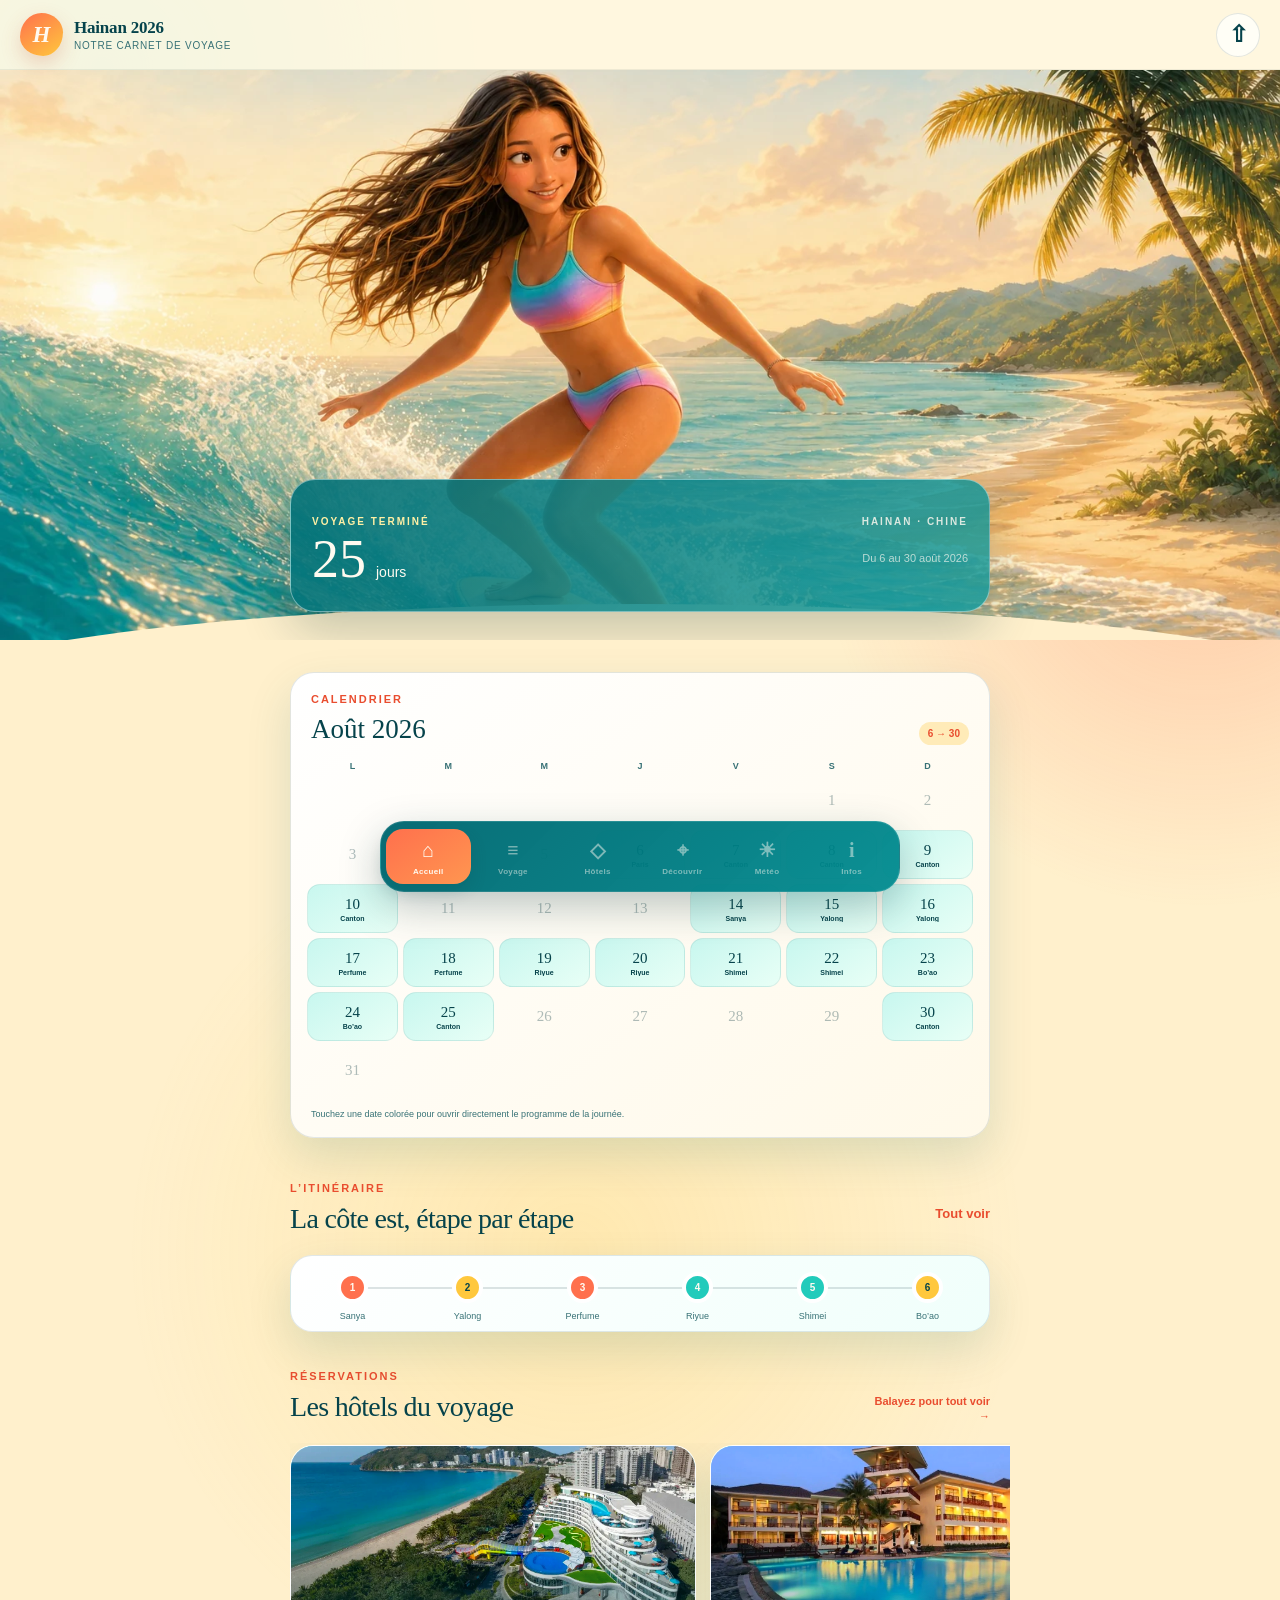
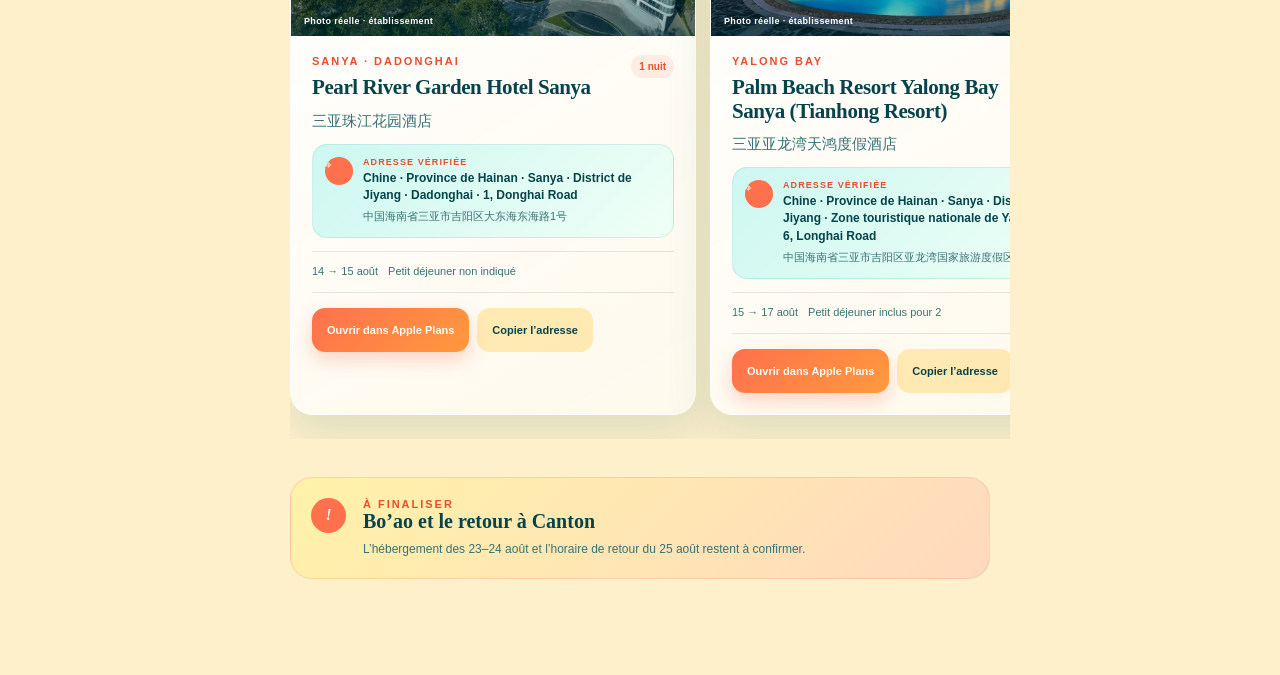
<file: index.html>
<!DOCTYPE html><html lang="fr"><head><meta charSet="utf-8"/><meta name="viewport" content="width=device-width, initial-scale=1, maximum-scale=1, viewport-fit=cover"/><link rel="stylesheet" href="/_next/static/chunks/3wvl_m5x630l9.css" data-precedence="next"/><link rel="preload" as="script" fetchPriority="low" href="/_next/static/chunks/3wswpjzndiexb.js"/><script src="/_next/static/chunks/2cnk80_25xk42.js" async=""></script><script src="/_next/static/chunks/2r3q4ckq8cpqu.js" async=""></script><script src="/_next/static/chunks/turbopack-1rlq1qvyjx9so.js" async=""></script><script src="/_next/static/chunks/1ivr6blg-9j_p.js" async=""></script><script src="/_next/static/chunks/36ynugccong6q.js" async=""></script><meta name="theme-color" content="#f4eee4"/><title>Hainan 2026</title><meta name="description" content="Notre voyage de Paris à Hainan, du 6 au 30 août 2026."/><meta name="application-name" content="Hainan 2026"/><link rel="manifest" href="/manifest.webmanifest"/><meta name="mobile-web-app-capable" content="yes"/><meta name="apple-mobile-web-app-title" content="Hainan 2026"/><meta name="apple-mobile-web-app-status-bar-style" content="black-translucent"/><link rel="icon" href="/icons/icon-192.png" sizes="192x192" type="image/png"/><link rel="icon" href="/icons/icon-512.png" sizes="512x512" type="image/png"/><link rel="apple-touch-icon" href="/icons/apple-touch-icon.png"/><script src="/_next/static/chunks/0cz1d0mv5g_q7.js" noModule=""></script></head><body><div hidden=""><!--$--><!--/$--></div><main class="app-shell"><header class="topbar"><button class="brand" type="button"><span class="brand-mark">H</span><span><strong>Hainan 2026</strong><small>Notre carnet de voyage</small></span></button><button class="install-button" type="button" aria-label="Installer l’application"><span aria-hidden="true">⇧</span></button></header><div class="page-content"><section class="hero"><div class="countdown-card"><p><span>DÉPART DANS</span><span class="countdown-destination">HAINAN · CHINE</span></p><div><strong>4</strong><span>jours</span></div><small>Jeudi 6 août · 12:10 · Paris-CDG T1</small></div></section><section class="content-section calendar-section"><div class="calendar-card"><div class="calendar-title"><div><p class="kicker">CALENDRIER</p><h3>Août 2026</h3></div><span>6 → 30</span></div><div class="calendar-grid calendar-weekdays" aria-hidden="true"><span>L</span><span>M</span><span>M</span><span>J</span><span>V</span><span>S</span><span>D</span></div><div class="calendar-grid" role="grid" aria-label="Calendrier du voyage en août 2026"><span class="calendar-empty"></span><span class="calendar-empty"></span><span class="calendar-empty"></span><span class="calendar-empty"></span><span class="calendar-empty"></span><button type="button" class=" " disabled="" aria-label="1 août, hors voyage" aria-pressed="false"><strong>1</strong></button><button type="button" class=" " disabled="" aria-label="2 août, hors voyage" aria-pressed="false"><strong>2</strong></button><button type="button" class=" " disabled="" aria-label="3 août, hors voyage" aria-pressed="false"><strong>3</strong></button><button type="button" class=" " disabled="" aria-label="4 août, hors voyage" aria-pressed="false"><strong>4</strong></button><button type="button" class=" " disabled="" aria-label="5 août, hors voyage" aria-pressed="false"><strong>5</strong></button><button type="button" class="trip-date " aria-label="6 août, Paris → Canton" aria-pressed="false"><strong>6</strong><small>Paris</small></button><button type="button" class="trip-date " aria-label="7 août, Canton" aria-pressed="false"><strong>7</strong><small>Canton</small></button><button type="button" class="trip-date " aria-label="8 août, Canton" aria-pressed="false"><strong>8</strong><small>Canton</small></button><button type="button" class="trip-date " aria-label="9 août, Canton" aria-pressed="false"><strong>9</strong><small>Canton</small></button><button type="button" class="trip-date " aria-label="10 août, Canton" aria-pressed="false"><strong>10</strong><small>Canton</small></button><button type="button" class=" " disabled="" aria-label="11 août, hors voyage" aria-pressed="false"><strong>11</strong></button><button type="button" class=" " disabled="" aria-label="12 août, hors voyage" aria-pressed="false"><strong>12</strong></button><button type="button" class=" " disabled="" aria-label="13 août, hors voyage" aria-pressed="false"><strong>13</strong></button><button type="button" class="trip-date " aria-label="14 août, Sanya" aria-pressed="false"><strong>14</strong><small>Sanya</small></button><button type="button" class="trip-date " aria-label="15 août, Yalong Bay" aria-pressed="false"><strong>15</strong><small>Yalong</small></button><button type="button" class="trip-date " aria-label="16 août, Yalong Bay" aria-pressed="false"><strong>16</strong><small>Yalong</small></button><button type="button" class="trip-date " aria-label="17 août, Perfume Bay" aria-pressed="false"><strong>17</strong><small>Perfume</small></button><button type="button" class="trip-date " aria-label="18 août, Perfume Bay" aria-pressed="false"><strong>18</strong><small>Perfume</small></button><button type="button" class="trip-date " aria-label="19 août, Riyue Bay" aria-pressed="false"><strong>19</strong><small>Riyue</small></button><button type="button" class="trip-date " aria-label="20 août, Riyue Bay" aria-pressed="false"><strong>20</strong><small>Riyue</small></button><button type="button" class="trip-date " aria-label="21 août, Shimei Bay" aria-pressed="false"><strong>21</strong><small>Shimei</small></button><button type="button" class="trip-date " aria-label="22 août, Shimei Bay" aria-pressed="false"><strong>22</strong><small>Shimei</small></button><button type="button" class="trip-date " aria-label="23 août, Bo’ao" aria-pressed="false"><strong>23</strong><small>Bo’ao</small></button><button type="button" class="trip-date " aria-label="24 août, Bo’ao" aria-pressed="false"><strong>24</strong><small>Bo’ao</small></button><button type="button" class="trip-date " aria-label="25 août, Canton" aria-pressed="false"><strong>25</strong><small>Canton</small></button><button type="button" class=" " disabled="" aria-label="26 août, hors voyage" aria-pressed="false"><strong>26</strong></button><button type="button" class=" " disabled="" aria-label="27 août, hors voyage" aria-pressed="false"><strong>27</strong></button><button type="button" class=" " disabled="" aria-label="28 août, hors voyage" aria-pressed="false"><strong>28</strong></button><button type="button" class=" " disabled="" aria-label="29 août, hors voyage" aria-pressed="false"><strong>29</strong></button><button type="button" class="trip-date " aria-label="30 août, Canton → Paris" aria-pressed="false"><strong>30</strong><small>Canton</small></button><button type="button" class=" " disabled="" aria-label="31 août, hors voyage" aria-pressed="false"><strong>31</strong></button></div><p class="calendar-help">Touchez une date colorée pour ouvrir directement le programme de la journée.</p></div></section><section class="content-section route-overview"><div class="section-heading"><div><p class="kicker">L’ITINÉRAIRE</p><h2>La côte est, étape par étape</h2></div><button class="text-button">Tout voir</button></div><div class="route-strip" aria-label="Les étapes du voyage"><div class="route-stop"><span>1</span><small>Sanya</small></div><div class="route-stop"><span>2</span><small>Yalong</small></div><div class="route-stop"><span>3</span><small>Perfume</small></div><div class="route-stop"><span>4</span><small>Riyue</small></div><div class="route-stop"><span>5</span><small>Shimei</small></div><div class="route-stop"><span>6</span><small>Bo’ao</small></div></div></section><section class="content-section"><div class="section-heading"><div><p class="kicker">RÉSERVATIONS</p><h2>Les hôtels du voyage</h2></div><p class="scroll-hint">Balayez pour tout voir →</p></div><div class="horizontal-scroll"><article class="hotel-card hotel-card-compact"><figure class="hotel-photo"><a class="hotel-photo-link" href="https://fr.trip.com/hotels/detail/?hotelId=372133&amp;locale=fr-FR" target="_blank" rel="noreferrer" aria-label="Voir Pearl River Garden Hotel Sanya sur Trip.com"><img src="/media/hotel-pearl.jpg?v=6" alt="Vue aérienne réelle du Pearl River Garden Hotel et de la plage de Dadonghai" loading="lazy"/></a><figcaption>Photo réelle · établissement</figcaption></figure><div class="hotel-topline"><div><p class="kicker">Sanya · Dadonghai</p><h3>Pearl River Garden Hotel Sanya</h3></div><span class="nights">1 nuit</span></div><p class="chinese-name" lang="zh-CN">三亚珠江花园酒店</p><div class="verified-address"><span class="address-pin" aria-hidden="true">⌖</span><p><small>Adresse vérifiée</small><span class="address-french">Chine · Province de Hainan · Sanya · District de Jiyang · Dadonghai · 1, Donghai Road</span><span class="address-chinese" lang="zh-CN">中国海南省三亚市吉阳区大东海东海路1号</span></p></div><div class="hotel-meta"><span>14 → 15 août</span><span>Petit déjeuner non indiqué</span></div><div class="button-row"><a class="primary-button" href="https://maps.apple.com/?ll=18.221837,109.524307&amp;q=Pearl%20River%20Garden%20Hotel%20Sanya&amp;z=17" target="_blank" rel="noreferrer">Ouvrir dans Apple Plans</a><button class="small-button" type="button">Copier l’adresse</button></div></article><article class="hotel-card hotel-card-compact"><figure class="hotel-photo"><a class="hotel-photo-link" href="https://fr.trip.com/hotels/detail/?hotelId=396523&amp;locale=fr-FR" target="_blank" rel="noreferrer" aria-label="Voir Palm Beach Resort Yalong Bay Sanya (Tianhong Resort) sur Trip.com"><img src="/media/hotel-tianhong.jpg" alt="Vue réelle de la piscine et des bâtiments du Tianhong Resort à Yalong Bay" loading="lazy"/></a><figcaption>Photo réelle · établissement</figcaption></figure><div class="hotel-topline"><div><p class="kicker">Yalong Bay</p><h3>Palm Beach Resort Yalong Bay Sanya (Tianhong Resort)</h3></div><span class="nights">2 nuits</span></div><p class="chinese-name" lang="zh-CN">三亚亚龙湾天鸿度假酒店</p><div class="verified-address"><span class="address-pin" aria-hidden="true">⌖</span><p><small>Adresse vérifiée</small><span class="address-french">Chine · Province de Hainan · Sanya · District de Jiyang · Zone touristique nationale de Yalong Bay · 6, Longhai Road</span><span class="address-chinese" lang="zh-CN">中国海南省三亚市吉阳区亚龙湾国家旅游度假区龙海路6号</span></p></div><div class="hotel-meta"><span>15 → 17 août</span><span>Petit déjeuner inclus pour 2</span></div><div class="button-row"><a class="primary-button" href="https://maps.apple.com/?ll=18.233291,109.653130&amp;q=Palm%20Beach%20Resort%20Yalong%20Bay%20Sanya%20(Tianhong%20Resort)&amp;z=17" target="_blank" rel="noreferrer">Ouvrir dans Apple Plans</a><button class="small-button" type="button">Copier l’adresse</button></div></article><article class="hotel-card hotel-card-compact"><figure class="hotel-photo"><a class="hotel-photo-link" href="https://fr.trip.com/hotels/detail/?hotelId=346757&amp;locale=fr-FR" target="_blank" rel="noreferrer" aria-label="Voir Hainan Narada Resort &amp; Spa Perfume Bay sur Trip.com"><img src="/media/hotel-narada.jpg" alt="Vue réelle de la piscine du Narada Resort ouverte sur la mer à Perfume Bay" loading="lazy"/></a><figcaption>Photo réelle · établissement</figcaption></figure><div class="hotel-topline"><div><p class="kicker">Perfume Bay</p><h3>Hainan Narada Resort &amp; Spa Perfume Bay</h3></div><span class="nights">2 nuits</span></div><p class="chinese-name" lang="zh-CN">陵水香水湾君澜度假酒店</p><div class="verified-address"><span class="address-pin" aria-hidden="true">⌖</span><p><small>Adresse vérifiée</small><span class="address-french">Chine · Province de Hainan · District autonome Li de Lingshui · Zone touristique de Xiangshui Bay · Zone A, parcelle C</span><span class="address-chinese" lang="zh-CN">中国海南省陵水黎族自治县香水湾名胜度假区A区C地块</span></p></div><div class="hotel-meta"><span>17 → 19 août</span><span>Petit déjeuner inclus pour 2</span></div><div class="button-row"><a class="primary-button" href="https://maps.apple.com/?ll=18.564320,110.146018&amp;q=Hainan%20Narada%20Resort%20%26%20Spa%20Perfume%20Bay&amp;z=17" target="_blank" rel="noreferrer">Ouvrir dans Apple Plans</a><button class="small-button" type="button">Copier l’adresse</button></div></article><article class="hotel-card hotel-card-compact"><figure class="hotel-photo"><a class="hotel-photo-link" href="https://fr.trip.com/hotels/detail/?hotelId=132247344&amp;locale=fr-FR" target="_blank" rel="noreferrer" aria-label="Voir UECHAO HOTEL sur Trip.com"><img src="/media/hotel-uechao.jpg?v=9" alt="Vue réelle du UECHAO HOTEL et de son bassin de surf à Riyue Bay" loading="lazy"/></a><figcaption>Photo réelle · établissement</figcaption><span class="surf-photo-badge" aria-label="Surf disponible">🏄 Surf</span></figure><div class="hotel-topline"><div><p class="kicker">Riyue Bay</p><h3>UECHAO HOTEL</h3></div><span class="nights">2 nuits</span></div><p class="chinese-name" lang="zh-CN">万宁日月湾中旅逐浪樾潮酒店</p><div class="verified-address"><span class="address-pin" aria-hidden="true">⌖</span><p><small>Adresse vérifiée</small><span class="address-french">Chine · Province de Hainan · Wanning · Bourg de Liji · Zone touristique de Riyue Bay · 1, Yingbin 1st Road</span><span class="address-chinese" lang="zh-CN">中国海南省万宁市礼纪镇日月湾游览区迎宾一路1号</span></p></div><div class="hotel-meta"><span>19 → 21 août</span><span>Petit déjeuner inclus pour 2</span></div><div class="button-row"><a class="primary-button" href="https://maps.apple.com/?ll=18.628177,110.216261&amp;q=UECHAO%20HOTEL&amp;z=17" target="_blank" rel="noreferrer">Ouvrir dans Apple Plans</a><button class="small-button" type="button">Copier l’adresse</button></div></article><article class="hotel-card hotel-card-compact"><figure class="hotel-photo"><a class="hotel-photo-link" href="https://fr.trip.com/hotels/detail/?hotelId=6293876&amp;locale=fr-FR" target="_blank" rel="noreferrer" aria-label="Voir The Westin Shimei Bay Resort sur Trip.com"><img src="/media/hotel-westin.jpg" alt="Vue aérienne réelle du Westin Shimei Bay Resort entre ses jardins et la plage" loading="lazy"/></a><figcaption>Photo réelle · établissement</figcaption><span class="surf-photo-badge" aria-label="Surf disponible">🏄 Surf</span></figure><div class="hotel-topline"><div><p class="kicker">Shimei Bay</p><h3>The Westin Shimei Bay Resort</h3></div><span class="nights">2 nuits</span></div><p class="chinese-name" lang="zh-CN">万宁石梅湾威斯汀度假酒店</p><div class="verified-address"><span class="address-pin" aria-hidden="true">⌖</span><p><small>Adresse vérifiée</small><span class="address-french">Chine · Province de Hainan · Wanning · Zone touristique de Shimei Bay · 1, Binhai Road</span><span class="address-chinese" lang="zh-CN">中国海南省万宁市石梅湾旅游度假区滨海路1号</span></p></div><div class="hotel-meta"><span>21 → 23 août</span><span>Petit déjeuner inclus pour 2</span></div><div class="button-row"><a class="primary-button" href="https://maps.apple.com/?ll=18.668202,110.276613&amp;q=The%20Westin%20Shimei%20Bay%20Resort&amp;z=17" target="_blank" rel="noreferrer">Ouvrir dans Apple Plans</a><button class="small-button" type="button">Copier l’adresse</button></div></article></div></section><section class="content-section"><div class="alert-card"><span class="alert-icon" aria-hidden="true">!</span><div><p class="kicker">À FINALISER</p><h3>Bo’ao et le retour à Canton</h3><p>L’hébergement des 23–24 août et l’horaire de retour du 25 août restent à confirmer.</p></div></div></section></div><nav class="bottom-nav" aria-label="Navigation principale"><button type="button" class="active" aria-current="page"><span aria-hidden="true">⌂</span><small>Accueil</small></button><button type="button" class=""><span aria-hidden="true">≡</span><small>Voyage</small></button><button type="button" class=""><span aria-hidden="true">◇</span><small>Hôtels</small></button><button type="button" class=""><span aria-hidden="true">⌖</span><small>Découvrir</small></button><button type="button" class=""><span aria-hidden="true">☀</span><small>Météo</small></button><button type="button" class=""><span aria-hidden="true">i</span><small>Infos</small></button></nav></main><!--$--><!--/$--><script src="/_next/static/chunks/3wswpjzndiexb.js" id="_R_" async=""></script><script>(self.__next_f=self.__next_f||[]).push([0])</script><script>self.__next_f.push([1,"1:\"$Sreact.fragment\"\n2:I[59385,[\"/_next/static/chunks/1ivr6blg-9j_p.js\"],\"default\"]\n3:I[4675,[\"/_next/static/chunks/1ivr6blg-9j_p.js\"],\"default\"]\n4:I[69298,[\"/_next/static/chunks/1ivr6blg-9j_p.js\"],\"ClientPageRoot\"]\n5:I[81694,[\"/_next/static/chunks/1ivr6blg-9j_p.js\",\"/_next/static/chunks/36ynugccong6q.js\"],\"default\"]\n8:I[50129,[\"/_next/static/chunks/1ivr6blg-9j_p.js\"],\"OutletBoundary\"]\n9:\"$Sreact.suspense\"\nb:I[50129,[\"/_next/static/chunks/1ivr6blg-9j_p.js\"],\"ViewportBoundary\"]\nd:I[50129,[\"/_next/static/chunks/1ivr6blg-9j_p.js\"],\"MetadataBoundary\"]\nf:I[96872,[\"/_next/static/chunks/1ivr6blg-9j_p.js\"],\"default\",1]\n:HL[\"/_next/static/chunks/3wvl_m5x630l9.css\",\"style\"]\n"])</script><script>self.__next_f.push([1,"0:{\"P\":null,\"c\":[\"\",\"\"],\"q\":\"\",\"i\":false,\"f\":[[[\"\",{\"children\":[\"__PAGE__\",{}]},\"$undefined\",\"$undefined\",16],[[\"$\",\"$1\",\"c\",{\"children\":[[[\"$\",\"link\",\"0\",{\"rel\":\"stylesheet\",\"href\":\"/_next/static/chunks/3wvl_m5x630l9.css\",\"precedence\":\"next\",\"crossOrigin\":\"$undefined\",\"nonce\":\"$undefined\"}],[\"$\",\"script\",\"script-0\",{\"src\":\"/_next/static/chunks/1ivr6blg-9j_p.js\",\"async\":true,\"nonce\":\"$undefined\"}]],[\"$\",\"html\",null,{\"lang\":\"fr\",\"children\":[\"$\",\"body\",null,{\"children\":[\"$\",\"$L2\",null,{\"parallelRouterKey\":\"children\",\"error\":\"$undefined\",\"errorStyles\":\"$undefined\",\"errorScripts\":\"$undefined\",\"template\":[\"$\",\"$L3\",null,{}],\"templateStyles\":\"$undefined\",\"templateScripts\":\"$undefined\",\"notFound\":[[[\"$\",\"title\",null,{\"children\":\"404: This page could not be found.\"}],[\"$\",\"div\",null,{\"style\":{\"fontFamily\":\"system-ui,\\\"Segoe UI\\\",Roboto,Helvetica,Arial,sans-serif,\\\"Apple Color Emoji\\\",\\\"Segoe UI Emoji\\\"\",\"height\":\"100vh\",\"textAlign\":\"center\",\"display\":\"flex\",\"flexDirection\":\"column\",\"alignItems\":\"center\",\"justifyContent\":\"center\"},\"children\":[\"$\",\"div\",null,{\"children\":[[\"$\",\"style\",null,{\"dangerouslySetInnerHTML\":{\"__html\":\"body{color:#000;background:#fff;margin:0}.next-error-h1{border-right:1px solid rgba(0,0,0,.3)}@media (prefers-color-scheme:dark){body{color:#fff;background:#000}.next-error-h1{border-right:1px solid rgba(255,255,255,.3)}}\"}}],[\"$\",\"h1\",null,{\"className\":\"next-error-h1\",\"style\":{\"display\":\"inline-block\",\"margin\":\"0 20px 0 0\",\"padding\":\"0 23px 0 0\",\"fontSize\":24,\"fontWeight\":500,\"verticalAlign\":\"top\",\"lineHeight\":\"49px\"},\"children\":404}],[\"$\",\"div\",null,{\"style\":{\"display\":\"inline-block\"},\"children\":[\"$\",\"h2\",null,{\"style\":{\"fontSize\":14,\"fontWeight\":400,\"lineHeight\":\"49px\",\"margin\":0},\"children\":\"This page could not be found.\"}]}]]}]}]],[]],\"forbidden\":\"$undefined\",\"unauthorized\":\"$undefined\"}]}]}]]}],{\"children\":[[\"$\",\"$1\",\"c\",{\"children\":[[\"$\",\"$L4\",null,{\"Component\":\"$5\",\"serverProvidedParams\":{\"searchParams\":{},\"params\":{},\"promises\":[\"$@6\",\"$@7\"]}}],[[\"$\",\"script\",\"script-0\",{\"src\":\"/_next/static/chunks/36ynugccong6q.js\",\"async\":true,\"nonce\":\"$undefined\"}]],[\"$\",\"$L8\",null,{\"children\":[\"$\",\"$9\",null,{\"name\":\"Next.MetadataOutlet\",\"children\":\"$@a\"}]}]]}],{},null,false,null]},null,false,null],[\"$\",\"$1\",\"h\",{\"children\":[null,[\"$\",\"$Lb\",null,{\"children\":\"$Lc\"}],[\"$\",\"div\",null,{\"hidden\":true,\"children\":[\"$\",\"$Ld\",null,{\"children\":[\"$\",\"$9\",null,{\"name\":\"Next.Metadata\",\"children\":\"$Le\"}]}]}],null]}],false]],\"m\":\"$undefined\",\"G\":[\"$f\",[[\"$\",\"link\",\"0\",{\"rel\":\"stylesheet\",\"href\":\"/_next/static/chunks/3wvl_m5x630l9.css\",\"precedence\":\"next\",\"crossOrigin\":\"$undefined\",\"nonce\":\"$undefined\"}]]],\"S\":true,\"h\":null,\"s\":\"$undefined\",\"l\":\"$undefined\",\"p\":\"$undefined\",\"d\":\"$undefined\",\"b\":\"3xKnyIO2yw2Lwf763zWI5\"}\n"])</script><script>self.__next_f.push([1,"6:{}\n7:\"$0:f:0:1:1:children:0:props:children:0:props:serverProvidedParams:params\"\n"])</script><script>self.__next_f.push([1,"c:[[\"$\",\"meta\",\"0\",{\"charSet\":\"utf-8\"}],[\"$\",\"meta\",\"1\",{\"name\":\"viewport\",\"content\":\"width=device-width, initial-scale=1, maximum-scale=1, viewport-fit=cover\"}],[\"$\",\"meta\",\"2\",{\"name\":\"theme-color\",\"content\":\"#f4eee4\"}]]\n"])</script><script>self.__next_f.push([1,"10:I[84465,[\"/_next/static/chunks/1ivr6blg-9j_p.js\"],\"IconMark\"]\na:null\ne:[[\"$\",\"title\",\"0\",{\"children\":\"Hainan 2026\"}],[\"$\",\"meta\",\"1\",{\"name\":\"description\",\"content\":\"Notre voyage de Paris à Hainan, du 6 au 30 août 2026.\"}],[\"$\",\"meta\",\"2\",{\"name\":\"application-name\",\"content\":\"Hainan 2026\"}],[\"$\",\"link\",\"3\",{\"rel\":\"manifest\",\"href\":\"/manifest.webmanifest\",\"crossOrigin\":\"$undefined\"}],[\"$\",\"meta\",\"4\",{\"name\":\"mobile-web-app-capable\",\"content\":\"yes\"}],[\"$\",\"meta\",\"5\",{\"name\":\"apple-mobile-web-app-title\",\"content\":\"Hainan 2026\"}],[\"$\",\"meta\",\"6\",{\"name\":\"apple-mobile-web-app-status-bar-style\",\"content\":\"black-translucent\"}],[\"$\",\"link\",\"7\",{\"rel\":\"icon\",\"href\":\"/icons/icon-192.png\",\"sizes\":\"192x192\",\"type\":\"image/png\"}],[\"$\",\"link\",\"8\",{\"rel\":\"icon\",\"href\":\"/icons/icon-512.png\",\"sizes\":\"512x512\",\"type\":\"image/png\"}],[\"$\",\"link\",\"9\",{\"rel\":\"apple-touch-icon\",\"href\":\"/icons/apple-touch-icon.png\"}],[\"$\",\"$L10\",\"10\",{}]]\n"])</script></body></html>
</file>
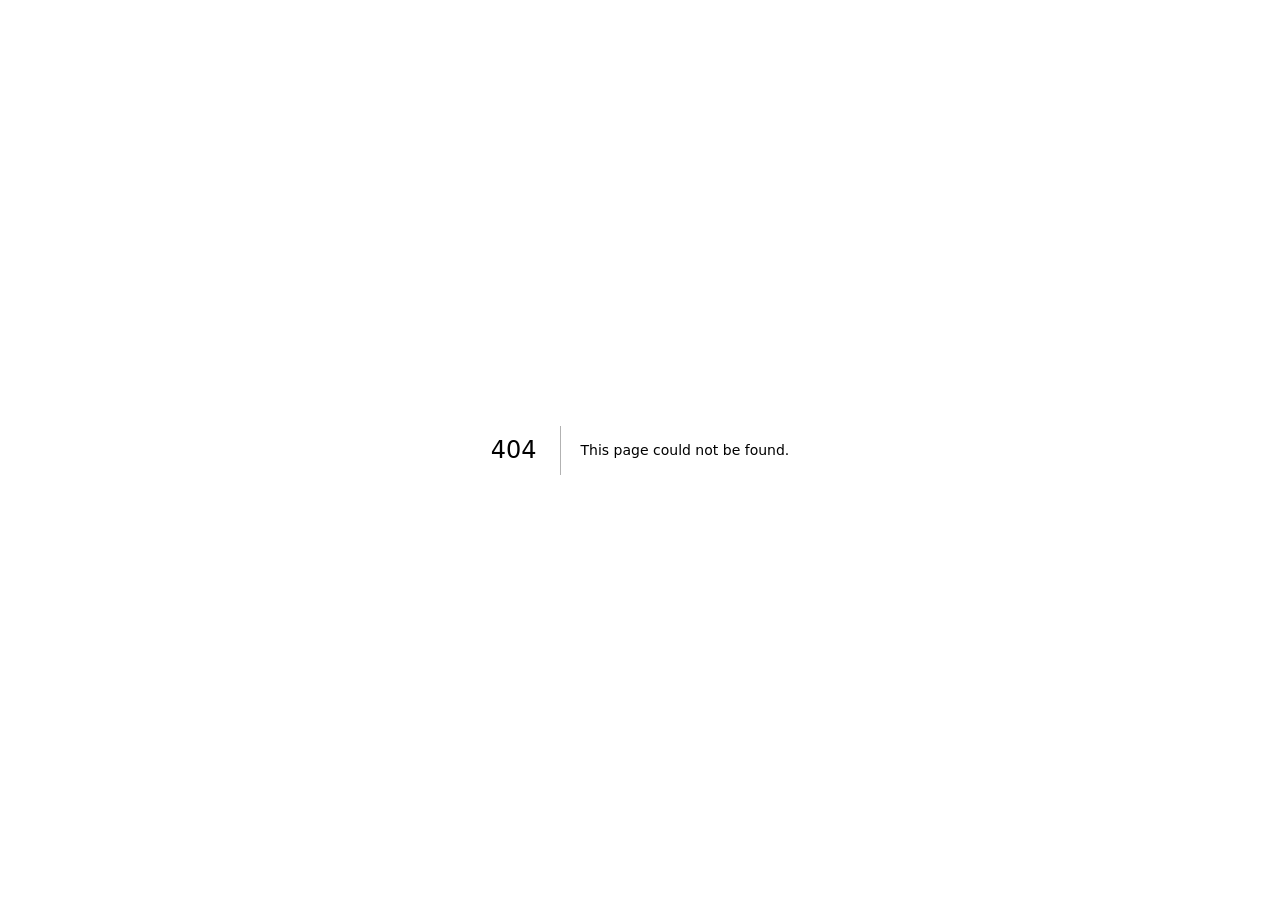
<file: 404/index.html>
<!DOCTYPE html><html lang="fr"><head><meta charSet="utf-8"/><meta name="viewport" content="width=device-width, initial-scale=1, maximum-scale=1, viewport-fit=cover"/><link rel="stylesheet" href="/_next/static/chunks/3wvl_m5x630l9.css" data-precedence="next"/><link rel="preload" as="script" fetchPriority="low" href="/_next/static/chunks/3wswpjzndiexb.js"/><script src="/_next/static/chunks/2cnk80_25xk42.js" async=""></script><script src="/_next/static/chunks/2r3q4ckq8cpqu.js" async=""></script><script src="/_next/static/chunks/turbopack-1rlq1qvyjx9so.js" async=""></script><script src="/_next/static/chunks/1ivr6blg-9j_p.js" async=""></script><meta name="robots" content="noindex"/><title>404: This page could not be found.</title><meta name="theme-color" content="#f4eee4"/><title>Hainan 2026</title><meta name="description" content="Notre voyage de Paris à Hainan, du 6 au 30 août 2026."/><meta name="application-name" content="Hainan 2026"/><link rel="manifest" href="/manifest.webmanifest"/><meta name="mobile-web-app-capable" content="yes"/><meta name="apple-mobile-web-app-title" content="Hainan 2026"/><meta name="apple-mobile-web-app-status-bar-style" content="black-translucent"/><link rel="icon" href="/icons/icon-192.png" sizes="192x192" type="image/png"/><link rel="icon" href="/icons/icon-512.png" sizes="512x512" type="image/png"/><link rel="apple-touch-icon" href="/icons/apple-touch-icon.png"/><script src="/_next/static/chunks/0cz1d0mv5g_q7.js" noModule=""></script></head><body><div hidden=""><!--$--><!--/$--></div><div style="font-family:system-ui,&quot;Segoe UI&quot;,Roboto,Helvetica,Arial,sans-serif,&quot;Apple Color Emoji&quot;,&quot;Segoe UI Emoji&quot;;height:100vh;text-align:center;display:flex;flex-direction:column;align-items:center;justify-content:center"><div><style>body{color:#000;background:#fff;margin:0}.next-error-h1{border-right:1px solid rgba(0,0,0,.3)}@media (prefers-color-scheme:dark){body{color:#fff;background:#000}.next-error-h1{border-right:1px solid rgba(255,255,255,.3)}}</style><h1 class="next-error-h1" style="display:inline-block;margin:0 20px 0 0;padding:0 23px 0 0;font-size:24px;font-weight:500;vertical-align:top;line-height:49px">404</h1><div style="display:inline-block"><h2 style="font-size:14px;font-weight:400;line-height:49px;margin:0">This page could not be found.</h2></div></div></div><!--$--><!--/$--><script src="/_next/static/chunks/3wswpjzndiexb.js" id="_R_" async=""></script><script>(self.__next_f=self.__next_f||[]).push([0])</script><script>self.__next_f.push([1,"1:\"$Sreact.fragment\"\n2:I[59385,[\"/_next/static/chunks/1ivr6blg-9j_p.js\"],\"default\"]\n3:I[4675,[\"/_next/static/chunks/1ivr6blg-9j_p.js\"],\"default\"]\n4:I[50129,[\"/_next/static/chunks/1ivr6blg-9j_p.js\"],\"OutletBoundary\"]\n5:\"$Sreact.suspense\"\n8:I[50129,[\"/_next/static/chunks/1ivr6blg-9j_p.js\"],\"ViewportBoundary\"]\na:I[50129,[\"/_next/static/chunks/1ivr6blg-9j_p.js\"],\"MetadataBoundary\"]\nc:I[96872,[\"/_next/static/chunks/1ivr6blg-9j_p.js\"],\"default\",1]\n:HL[\"/_next/static/chunks/3wvl_m5x630l9.css\",\"style\"]\n"])</script><script>self.__next_f.push([1,"0:{\"P\":null,\"c\":[\"\",\"_not-found\",\"\"],\"q\":\"\",\"i\":false,\"f\":[[[\"\",{\"children\":[\"/_not-found\",{\"children\":[\"__PAGE__\",{}]}]},\"$undefined\",\"$undefined\",16],[[\"$\",\"$1\",\"c\",{\"children\":[[[\"$\",\"link\",\"0\",{\"rel\":\"stylesheet\",\"href\":\"/_next/static/chunks/3wvl_m5x630l9.css\",\"precedence\":\"next\",\"crossOrigin\":\"$undefined\",\"nonce\":\"$undefined\"}],[\"$\",\"script\",\"script-0\",{\"src\":\"/_next/static/chunks/1ivr6blg-9j_p.js\",\"async\":true,\"nonce\":\"$undefined\"}]],[\"$\",\"html\",null,{\"lang\":\"fr\",\"children\":[\"$\",\"body\",null,{\"children\":[\"$\",\"$L2\",null,{\"parallelRouterKey\":\"children\",\"error\":\"$undefined\",\"errorStyles\":\"$undefined\",\"errorScripts\":\"$undefined\",\"template\":[\"$\",\"$L3\",null,{}],\"templateStyles\":\"$undefined\",\"templateScripts\":\"$undefined\",\"notFound\":[[[\"$\",\"title\",null,{\"children\":\"404: This page could not be found.\"}],[\"$\",\"div\",null,{\"style\":{\"fontFamily\":\"system-ui,\\\"Segoe UI\\\",Roboto,Helvetica,Arial,sans-serif,\\\"Apple Color Emoji\\\",\\\"Segoe UI Emoji\\\"\",\"height\":\"100vh\",\"textAlign\":\"center\",\"display\":\"flex\",\"flexDirection\":\"column\",\"alignItems\":\"center\",\"justifyContent\":\"center\"},\"children\":[\"$\",\"div\",null,{\"children\":[[\"$\",\"style\",null,{\"dangerouslySetInnerHTML\":{\"__html\":\"body{color:#000;background:#fff;margin:0}.next-error-h1{border-right:1px solid rgba(0,0,0,.3)}@media (prefers-color-scheme:dark){body{color:#fff;background:#000}.next-error-h1{border-right:1px solid rgba(255,255,255,.3)}}\"}}],[\"$\",\"h1\",null,{\"className\":\"next-error-h1\",\"style\":{\"display\":\"inline-block\",\"margin\":\"0 20px 0 0\",\"padding\":\"0 23px 0 0\",\"fontSize\":24,\"fontWeight\":500,\"verticalAlign\":\"top\",\"lineHeight\":\"49px\"},\"children\":404}],[\"$\",\"div\",null,{\"style\":{\"display\":\"inline-block\"},\"children\":[\"$\",\"h2\",null,{\"style\":{\"fontSize\":14,\"fontWeight\":400,\"lineHeight\":\"49px\",\"margin\":0},\"children\":\"This page could not be found.\"}]}]]}]}]],[]],\"forbidden\":\"$undefined\",\"unauthorized\":\"$undefined\"}]}]}]]}],{\"children\":[[\"$\",\"$1\",\"c\",{\"children\":[null,[\"$\",\"$L2\",null,{\"parallelRouterKey\":\"children\",\"error\":\"$undefined\",\"errorStyles\":\"$undefined\",\"errorScripts\":\"$undefined\",\"template\":[\"$\",\"$L3\",null,{}],\"templateStyles\":\"$undefined\",\"templateScripts\":\"$undefined\",\"notFound\":\"$undefined\",\"forbidden\":\"$undefined\",\"unauthorized\":\"$undefined\"}]]}],{\"children\":[[\"$\",\"$1\",\"c\",{\"children\":[[[\"$\",\"title\",null,{\"children\":\"404: This page could not be found.\"}],[\"$\",\"div\",null,{\"style\":\"$0:f:0:1:0:props:children:1:props:children:props:children:props:notFound:0:1:props:style\",\"children\":[\"$\",\"div\",null,{\"children\":[[\"$\",\"style\",null,{\"dangerouslySetInnerHTML\":{\"__html\":\"body{color:#000;background:#fff;margin:0}.next-error-h1{border-right:1px solid rgba(0,0,0,.3)}@media (prefers-color-scheme:dark){body{color:#fff;background:#000}.next-error-h1{border-right:1px solid rgba(255,255,255,.3)}}\"}}],[\"$\",\"h1\",null,{\"className\":\"next-error-h1\",\"style\":\"$0:f:0:1:0:props:children:1:props:children:props:children:props:notFound:0:1:props:children:props:children:1:props:style\",\"children\":404}],[\"$\",\"div\",null,{\"style\":\"$0:f:0:1:0:props:children:1:props:children:props:children:props:notFound:0:1:props:children:props:children:2:props:style\",\"children\":[\"$\",\"h2\",null,{\"style\":\"$0:f:0:1:0:props:children:1:props:children:props:children:props:notFound:0:1:props:children:props:children:2:props:children:props:style\",\"children\":\"This page could not be found.\"}]}]]}]}]],null,[\"$\",\"$L4\",null,{\"children\":[\"$\",\"$5\",null,{\"name\":\"Next.MetadataOutlet\",\"children\":\"$@6\"}]}]]}],{},null,false,null]},null,false,\"$@7\"]},null,false,null],[\"$\",\"$1\",\"h\",{\"children\":[[\"$\",\"meta\",null,{\"name\":\"robots\",\"content\":\"noindex\"}],[\"$\",\"$L8\",null,{\"children\":\"$L9\"}],[\"$\",\"div\",null,{\"hidden\":true,\"children\":[\"$\",\"$La\",null,{\"children\":[\"$\",\"$5\",null,{\"name\":\"Next.Metadata\",\"children\":\"$Lb\"}]}]}],null]}],false]],\"m\":\"$undefined\",\"G\":[\"$c\",[[\"$\",\"link\",\"0\",{\"rel\":\"stylesheet\",\"href\":\"/_next/static/chunks/3wvl_m5x630l9.css\",\"precedence\":\"next\",\"crossOrigin\":\"$undefined\",\"nonce\":\"$undefined\"}]]],\"S\":true,\"h\":null,\"s\":\"$undefined\",\"l\":\"$undefined\",\"p\":\"$undefined\",\"d\":\"$undefined\",\"b\":\"3xKnyIO2yw2Lwf763zWI5\"}\n"])</script><script>self.__next_f.push([1,"d:[]\n7:\"$Wd\"\n"])</script><script>self.__next_f.push([1,"9:[[\"$\",\"meta\",\"0\",{\"charSet\":\"utf-8\"}],[\"$\",\"meta\",\"1\",{\"name\":\"viewport\",\"content\":\"width=device-width, initial-scale=1, maximum-scale=1, viewport-fit=cover\"}],[\"$\",\"meta\",\"2\",{\"name\":\"theme-color\",\"content\":\"#f4eee4\"}]]\n"])</script><script>self.__next_f.push([1,"e:I[84465,[\"/_next/static/chunks/1ivr6blg-9j_p.js\"],\"IconMark\"]\n6:null\nb:[[\"$\",\"title\",\"0\",{\"children\":\"Hainan 2026\"}],[\"$\",\"meta\",\"1\",{\"name\":\"description\",\"content\":\"Notre voyage de Paris à Hainan, du 6 au 30 août 2026.\"}],[\"$\",\"meta\",\"2\",{\"name\":\"application-name\",\"content\":\"Hainan 2026\"}],[\"$\",\"link\",\"3\",{\"rel\":\"manifest\",\"href\":\"/manifest.webmanifest\",\"crossOrigin\":\"$undefined\"}],[\"$\",\"meta\",\"4\",{\"name\":\"mobile-web-app-capable\",\"content\":\"yes\"}],[\"$\",\"meta\",\"5\",{\"name\":\"apple-mobile-web-app-title\",\"content\":\"Hainan 2026\"}],[\"$\",\"meta\",\"6\",{\"name\":\"apple-mobile-web-app-status-bar-style\",\"content\":\"black-translucent\"}],[\"$\",\"link\",\"7\",{\"rel\":\"icon\",\"href\":\"/icons/icon-192.png\",\"sizes\":\"192x192\",\"type\":\"image/png\"}],[\"$\",\"link\",\"8\",{\"rel\":\"icon\",\"href\":\"/icons/icon-512.png\",\"sizes\":\"512x512\",\"type\":\"image/png\"}],[\"$\",\"link\",\"9\",{\"rel\":\"apple-touch-icon\",\"href\":\"/icons/apple-touch-icon.png\"}],[\"$\",\"$Le\",\"10\",{}]]\n"])</script></body></html>
</file>
<file: _next/static/chunks/3wvl_m5x630l9.css>
:root{--ink:#06434b;--ink-soft:#387276;--coral:#ff704d;--coral-dark:#e94d2f;--aqua:#c8f7ef;--aqua-strong:#22cbbb;--sand:#fff0cc;--cream:#fffaf0;--sun:#ffc83d;--sky:#5dd6ea;--leaf:#19a978;--white:#fff;--line:#123d421f;--shadow:0 18px 45px #0a646524}*{box-sizing:border-box}html{background:var(--sand);scroll-behavior:smooth;-webkit-text-size-adjust:100%}body{color:var(--ink);background:radial-gradient(circle at 8% 3%, #5dd6ea7a, transparent 25rem), radial-gradient(circle at 94% 23%, #ff704d4d, transparent 24rem), radial-gradient(circle at 45% 55%, #ffc83d33, transparent 28rem), var(--sand);-webkit-font-smoothing:antialiased;margin:0;font-family:-apple-system,BlinkMacSystemFont,SF Pro Display,Helvetica Neue,Arial,sans-serif;overflow-x:hidden}button,a{-webkit-tap-highlight-color:transparent}button{color:inherit;font:inherit}.app-shell{min-height:100dvh;padding-bottom:calc(92px + env(safe-area-inset-bottom))}.topbar{z-index:30;min-height:calc(70px + env(safe-area-inset-top));padding:calc(12px + env(safe-area-inset-top)) 20px 12px;-webkit-backdrop-filter:blur(18px)saturate(140%);background:#fff9e2db;border-bottom:1px solid #123d4212;justify-content:space-between;align-items:center;display:flex;position:sticky;top:0}.brand{text-align:left;background:0 0;border:0;align-items:center;gap:11px;padding:0;display:flex}.brand-mark,.sheet-icon{width:43px;height:43px;color:var(--cream);background:linear-gradient(145deg, var(--coral), var(--sun));border-radius:50% 50% 46% 54%/56% 45% 55% 44%;place-items:center;font-family:Georgia,serif;font-size:23px;font-style:italic;font-weight:700;display:grid;box-shadow:0 8px 20px #cf543838}.brand strong,.brand small{display:block}.brand strong{letter-spacing:-.2px;font-family:Georgia,Times New Roman,serif;font-size:17px}.brand small{color:var(--ink-soft);letter-spacing:.08em;text-transform:uppercase;margin-top:2px;font-size:10px}.install-button{border:1px solid var(--line);background:#ffffffb3;border-radius:50%;place-items:center;width:44px;height:44px;font-size:23px;font-weight:600;display:grid}.page-content{min-height:75vh}.hero{min-height:480px;color:var(--cream);background-color:#0b7681;background-image:url(/hero-hainan-surf-v2.webp);background-position:top;background-repeat:no-repeat;background-size:100%;padding:54px 24px 25px;position:relative;overflow:hidden}.hero:after{content:"";pointer-events:none;background:var(--sand);border-radius:50% 50% 0 0/100% 100% 0 0;width:120%;height:108px;position:absolute;bottom:-72px;right:-10%}.kicker{color:var(--coral-dark);letter-spacing:.18em;text-transform:uppercase;margin:0 0 9px;font-size:11px;font-weight:800}.page-intro h1{letter-spacing:-.045em;margin:0;font-family:Georgia,Times New Roman,serif;font-size:clamp(43px,12vw,62px);font-weight:500;line-height:.96}.countdown-card{z-index:3;min-height:133px;color:var(--cream);-webkit-backdrop-filter:blur(18px)saturate(125%);background:linear-gradient(135deg,#006f76e6,#139b9cd1);border:1px solid #ffffff6b;border-radius:25px;grid-template-columns:minmax(110px,1fr) minmax(135px,1fr);align-items:end;column-gap:14px;padding:20px 21px;display:grid;position:absolute;bottom:28px;left:22px;right:22px;box-shadow:0 20px 50px #123d423d}.countdown-card p{color:#fff0a5;letter-spacing:.2em;grid-column:1/-1;justify-content:space-between;gap:12px;margin:0;font-size:10px;font-weight:800;display:flex}.countdown-card .countdown-destination{color:#fffaf2d1;text-align:right}.countdown-card>div{align-self:center;align-items:baseline;gap:10px;display:flex}.countdown-card strong{font-family:Georgia,serif;font-size:54px;font-weight:500;line-height:.9}.countdown-card>div span{font-size:14px}.countdown-card small{color:#fffaf2ad;text-align:right;place-self:center end;max-width:126px;font-size:11px;line-height:1.4}.content-section,.page-section{width:min(100%,740px);margin:0 auto;padding:34px 20px 4px}.route-overview{padding-top:40px}.calendar-section{padding-top:12px}.calendar-card{background:linear-gradient(145deg, var(--white), #fff9e9);border:1px solid var(--line);box-shadow:var(--shadow);border-radius:24px;padding:20px 16px 16px}.calendar-title{justify-content:space-between;align-items:flex-end;margin-bottom:16px;padding:0 4px;display:flex}.calendar-title h3{margin:0;font-family:Georgia,serif;font-size:27px;font-weight:500}.calendar-title>span{color:var(--coral-dark);background:#ffc83d52;border-radius:100px;padding:6px 9px;font-size:10px;font-weight:800}.calendar-grid{grid-template-columns:repeat(7,minmax(0,1fr));gap:5px;display:grid}.calendar-weekdays{color:var(--ink-soft);text-align:center;margin-bottom:5px;font-size:9px;font-weight:800}.calendar-grid button,.calendar-empty{min-width:0;min-height:49px}.calendar-grid button{color:#123d4257;background:0 0;border:0;border-radius:13px;flex-direction:column;justify-content:center;align-items:center;gap:2px;padding:2px;display:flex}.calendar-grid button strong{font-family:Georgia,serif;font-size:15px;font-weight:500}.calendar-grid button.trip-date{color:var(--ink);background:linear-gradient(145deg, var(--aqua), #e8fff6);border:1px solid #123d4214}.calendar-grid button.trip-date small{text-overflow:ellipsis;white-space:nowrap;width:100%;font-size:7px;font-weight:800;overflow:hidden}.calendar-grid button.trip-date.selected{color:var(--cream);background:linear-gradient(145deg, var(--coral), #ff9a43);box-shadow:0 8px 20px #ef6a513d}.calendar-help{color:var(--ink-soft);margin:13px 4px 0;font-size:9px;line-height:1.45}.section-heading{justify-content:space-between;align-items:end;gap:16px;margin-bottom:20px;display:flex}.section-heading h2{letter-spacing:-.025em;margin:0;font-family:Georgia,serif;font-size:28px;font-weight:500}.text-button{min-height:44px;color:var(--coral-dark);background:0 0;border:0;padding:0;font-size:13px;font-weight:700}.scroll-hint{max-width:126px;color:var(--coral-dark);text-align:right;margin:0;font-size:11px;font-weight:750;line-height:1.3}.route-strip{border:1px solid var(--line);box-shadow:var(--shadow);background:linear-gradient(135deg,#fff,#f0fffb);border-radius:22px;grid-template-columns:repeat(6,1fr);padding:16px 4px 10px;display:grid;position:relative}.route-strip:before{content:"";background:#123d4224;height:2px;position:absolute;top:31px;left:9%;right:9%}.route-stop{z-index:1;flex-direction:column;align-items:center;gap:8px;min-width:0;display:flex;position:relative}.route-stop span{width:31px;height:31px;color:var(--cream);background:var(--coral);border:4px solid var(--white);border-radius:50%;place-items:center;font-size:10px;font-weight:700;display:grid}.route-stop:nth-child(4) span,.route-stop:nth-child(5) span{background:var(--aqua-strong)}.route-stop:nth-child(2) span,.route-stop:nth-child(6) span{color:var(--ink);background:var(--sun)}.route-stop small{width:100%;color:var(--ink-soft);text-align:center;text-overflow:ellipsis;font-size:9px;overflow:hidden}.horizontal-scroll{scroll-snap-type:x mandatory;scrollbar-width:none;grid-auto-columns:84%;grid-auto-flow:column;gap:14px;margin-right:-20px;padding:2px 20px 24px 0;display:grid;overflow-x:auto}.horizontal-scroll::-webkit-scrollbar{display:none}.hotel-card{box-shadow:var(--shadow);background:linear-gradient(150deg,#fffffffa,#fff9eef5);border:1px solid #ffffffe0;border-radius:23px;padding:21px;position:relative;overflow:hidden}.hotel-card:before{background:linear-gradient(90deg, var(--sky), var(--aqua-strong) 35%, var(--sun) 68%, var(--coral));content:"";height:5px;position:absolute;top:0;left:0;right:0}.hotel-card-compact{scroll-snap-align:start}.hotel-photo{background:#8ddfe0;height:190px;margin:-21px -21px 19px;position:relative;overflow:hidden}.hotel-photo:after{pointer-events:none;content:"";background:linear-gradient(#0000 48%,#003e467a);position:absolute;inset:0}.hotel-photo img{object-fit:cover;filter:saturate(1.18)contrast(1.04);width:100%;height:100%}.hotel-photo-link{width:100%;height:100%;display:block}.hotel-photo figcaption{z-index:2;pointer-events:none;color:#fff;letter-spacing:.04em;text-shadow:0 1px 4px #002832a6;font-size:9px;font-weight:750;position:absolute;bottom:10px;left:13px;right:13px}.surf-photo-badge{z-index:3;pointer-events:none;color:#073f48;background:#ffdd4d;border:2px solid #fff;border-radius:100px;padding:7px 10px;font-size:10px;font-weight:900;position:absolute;top:12px;right:12px;box-shadow:0 6px 16px #00465240}.hotel-topline{justify-content:space-between;align-items:flex-start;gap:12px;display:flex}.hotel-card h3{letter-spacing:-.02em;margin:0;font-family:Georgia,serif;font-size:21px;font-weight:600;line-height:1.12}.nights{color:var(--coral-dark);background:#ef6a511c;border-radius:100px;flex:none;padding:6px 8px;font-size:10px;font-weight:700}.chinese-name{color:var(--ink-soft);margin:12px 0;font-size:15px}.verified-address{color:var(--ink);background:linear-gradient(135deg,#c8f7efeb,#edfff6db);border:1px solid #45b8b033;border-radius:15px;align-items:flex-start;gap:10px;margin:13px 0;padding:12px;display:flex}.address-pin{width:28px;height:28px;color:var(--cream);background:var(--coral);border-radius:50%;flex:none;place-items:center;font-size:16px;display:grid}.verified-address p,.verified-address small,.verified-address span{display:block}.verified-address p{min-width:0;margin:0}.verified-address small{color:var(--coral-dark);letter-spacing:.12em;text-transform:uppercase;margin-bottom:3px;font-size:9px;font-weight:800}.verified-address span{font-size:12px;line-height:1.45}.verified-address .address-french{font-weight:700}.verified-address .address-chinese{color:var(--ink-soft);margin-top:5px;font-size:11px}.hotel-meta{border-top:1px solid var(--line);border-bottom:1px solid var(--line);color:var(--ink-soft);flex-wrap:wrap;gap:5px 10px;padding:12px 0;font-size:11px;line-height:1.4;display:flex}.button-row{flex-wrap:wrap;gap:8px;margin-top:15px;display:flex}.primary-button,.small-button{text-align:center;border:0;border-radius:13px;justify-content:center;align-items:center;min-height:44px;padding:0 15px;font-size:11px;font-weight:750;text-decoration:none;display:inline-flex}.primary-button{color:var(--cream);background:linear-gradient(135deg, var(--coral), #ff9a3d);box-shadow:0 8px 18px #e94d2f38}.small-button{color:var(--ink);background:#ffc83d57}.alert-card{background:linear-gradient(135deg,#fff2a9,#ffd9bd);border:1px solid #ef6a5133;border-radius:22px;gap:17px;padding:20px;display:flex}.alert-icon{width:35px;height:35px;color:var(--cream);background:var(--coral);border-radius:50%;flex:none;place-items:center;font-family:Georgia,serif;font-style:italic;font-weight:700;display:grid}.alert-card h3,.alert-card p{margin:0}.alert-card h3{margin-bottom:7px;font-family:Georgia,serif;font-size:20px}.alert-card p:last-child{color:var(--ink-soft);font-size:12px;line-height:1.55}.page-section{padding-top:28px}.page-intro{padding:28px 4px 34px}.page-intro h1{font-size:clamp(42px,12vw,59px)}.page-intro>p:last-child{max-width:420px;color:var(--ink-soft);margin:20px 0 0;font-size:13px;line-height:1.6}.timeline{gap:13px;margin-top:18px;display:grid}.timeline-card{background:var(--white);border:1px solid var(--line);border-radius:22px;grid-template-columns:68px 1fr;scroll-margin-top:82px;display:grid;overflow:hidden;box-shadow:0 12px 35px #274a4812}.timeline-card-selected{border-color:#ef6a51a6;box-shadow:0 0 0 3px #ef6a511f,0 14px 35px #274a4817}.date-column{color:var(--cream);background:var(--ink);flex-direction:column;justify-content:flex-start;align-items:center;padding:21px 9px;display:flex}.date-column span{font-size:10px;font-weight:700}.date-column strong{margin:6px 0 2px;font-family:Georgia,serif;font-size:27px;font-weight:500}.date-column small{color:var(--aqua-strong);letter-spacing:.14em;font-size:8px}.timeline-content{padding:18px 17px 17px}.timeline-body-with-image{grid-template-columns:minmax(0,1fr) 78px;align-items:center;gap:10px;display:grid}.timeline-head{justify-content:space-between;align-items:center;display:flex}.badge{color:#147d79;letter-spacing:.06em;text-transform:uppercase;background:#1b918d1c;border-radius:100px;padding:5px 8px;font-size:9px;font-weight:800;display:inline-flex}.badge-pending{color:var(--coral-dark);background:#ef6a511f}.day-number{color:#123d4261;font-size:9px;font-weight:800}.timeline-content h3{margin:13px 0 8px;font-family:Georgia,serif;font-size:21px;line-height:1.14}.timeline-copy>p{color:var(--ink-soft);margin:0;font-size:12px;line-height:1.55}.round-image-button{aspect-ratio:1;cursor:zoom-in;background:#fff8e9;border:3px solid #fff;border-radius:50%;padding:0;transition:transform .16s,box-shadow .16s;display:block;position:relative;overflow:hidden;box-shadow:0 8px 20px #05525e33}.round-image-button:hover,.round-image-button:focus-visible{outline-offset:3px;outline:3px solid #ff6c3a66;transform:scale(1.04);box-shadow:0 11px 26px #05525e45}.round-image-button img{object-fit:cover;width:100%;height:100%;display:block}.timeline-illustration{justify-self:end;width:78px}.image-lightbox{z-index:1000;padding:max(24px, env(safe-area-inset-top)) 20px max(24px, env(safe-area-inset-bottom));-webkit-backdrop-filter:blur(12px);background:#032b32c7;place-items:center;animation:.16s both fade-in;position:fixed;inset:0;display:grid!important}.image-lightbox-card{width:min(92vw,620px);color:var(--ink);background:var(--cream);border:2px solid #fff;border-radius:28px;padding:14px 14px 16px;position:relative;box-shadow:0 28px 70px #011e236b}.image-lightbox-card img{aspect-ratio:1;object-fit:cover;border-radius:20px;width:100%;display:block}.image-lightbox-card p{color:var(--ink-soft);margin:12px 38px 0 4px;font-size:12px;line-height:1.45}.image-lightbox-close{z-index:2;width:40px;height:40px;color:var(--ink);background:#ffffffeb;border:0;border-radius:50%;place-items:center;padding:0;font-size:25px;line-height:1;display:grid;position:absolute;top:24px;right:24px;box-shadow:0 7px 18px #05525e38}.stay-line{border-top:1px solid var(--line);gap:10px;margin-top:14px;padding-top:12px;display:flex}.stay-line>span{color:var(--coral)}.stay-line strong,.stay-line div span{display:block}.stay-line strong{font-size:11px;line-height:1.35}.stay-line div span{color:var(--ink-soft);margin-top:3px;font-size:10px}.hotel-list,.info-stack{gap:14px;display:grid}.flight-board{color:#063f49;box-shadow:var(--shadow);background:linear-gradient(145deg,#75e8e2,#c8f7df 48%,#ffe478);border:1px solid #ffffffe0;border-radius:25px;margin-bottom:18px;padding:20px;overflow:hidden}.flight-board-heading{justify-content:space-between;align-items:center;gap:15px;margin-bottom:16px;display:flex}.flight-board-heading h2{margin:3px 0 0;font-family:Georgia,serif;font-size:28px;font-weight:600}.flight-board-heading>span{color:#fff;background:linear-gradient(135deg,#ff6433,#ff9d39);border:3px solid #fffc;border-radius:50%;place-items:center;width:48px;height:48px;font-size:23px;display:grid;box-shadow:0 8px 18px #db481d3b}.flight-list{gap:10px;display:grid}.flight-row{background:#ffffffe0;border:1px solid #fffffff2;border-radius:18px;padding:15px;box-shadow:0 8px 20px #005d671a}.flight-direction{justify-content:space-between;align-items:baseline;gap:10px;display:flex}.flight-direction strong{font-family:Georgia,serif;font-size:17px}.flight-direction small{color:var(--coral-dark);font-size:9px;font-weight:800}.flight-number{color:#087d80;letter-spacing:.08em;text-transform:uppercase;margin:7px 0 12px;font-size:10px;font-weight:900}.flight-times{grid-template-columns:1fr auto 1fr;align-items:center;gap:9px;display:grid}.flight-times span{color:var(--ink);font-size:10px;font-weight:750;line-height:1.45}.flight-times small{color:var(--coral-dark);letter-spacing:.12em;margin-bottom:3px;font-size:7px;display:block}.flight-times i{color:#ff6533;font-size:22px;font-style:normal}.flight-meta{color:var(--ink-soft);border-top:1px solid #123d421a;margin:12px 0 0;padding-top:10px;font-size:9px;font-weight:700}.flight-source{color:#075f70;margin-top:14px;margin-bottom:0;font-size:10px;font-weight:850;text-decoration:none;display:inline-flex}.source-note,.version-note{color:var(--ink-soft);margin:20px 5px;font-size:10px;line-height:1.55}.map-card{background-image:linear-gradient(90deg,#14b3c514,#123d420a),url(/schema-hainan-vacances-v2.jpg);background-position:50%;background-size:cover;border:3px solid #ffffffe6;border-radius:28px;min-height:650px;position:relative;overflow:hidden;box-shadow:0 20px 45px #07778b3d}.map-sea-label{color:#075f70;letter-spacing:.16em;-webkit-backdrop-filter:blur(6px);backdrop-filter:blur(6px);background:#ffffffbd;border-radius:12px;padding:7px 10px;font-size:9px;font-weight:800;line-height:1.6;position:absolute;bottom:24px;left:22px}.map-compass{z-index:3;color:#075f70;border:2px solid var(--sun);background:#ffffffe6;border-radius:22px;place-items:center;width:58px;height:72px;padding:7px 5px;display:grid;position:absolute;top:20px;left:20px;box-shadow:0 9px 20px #05617133}.map-compass span{color:var(--coral);font-size:29px;font-weight:900;line-height:.85}.map-compass strong{letter-spacing:.14em;font-size:8px}.map-route{z-index:2;pointer-events:none;position:absolute;inset:0}.map-stop{top:var(--map-y);box-sizing:border-box;width:clamp(178px,48vw,214px);height:82px;color:var(--ink);-webkit-backdrop-filter:blur(7px);backdrop-filter:blur(7px);pointer-events:auto;background:#fffcebf2;border:2px solid #ff7a35;border-radius:100px 15px 15px 100px;align-items:center;gap:7px;padding:7px 8px 7px 5px;text-decoration:none;transition:transform .16s,box-shadow .16s;display:flex;position:absolute;right:14px;transform:translateY(-50%);box-shadow:0 8px 18px #05525e2e}.map-stop:hover,.map-stop:focus-visible{outline:none;transform:translate(-4px,-50%);box-shadow:0 11px 23px #05525e47}.map-stop:active{transform:translate(-2px,-50%)scale(.98)}.map-stop-copy{flex:1;min-width:0}.map-dot{width:35px;height:35px;color:var(--cream);background:var(--coral);border:2px solid var(--white);border-radius:50%;flex:none;place-items:center;font-size:10px;font-weight:800;display:grid}.map-stop:nth-of-type(2) .map-dot,.map-stop:nth-of-type(5) .map-dot{background:#128b8b}.map-stop:nth-of-type(3) .map-dot,.map-stop:nth-of-type(6) .map-dot{color:#684600;background:var(--sun)}.map-stop strong,.map-stop small{display:block}.map-stop .map-stop-zh,.route-list-item .route-name-zh{color:#147d79;font-weight:750}.map-stop strong{font-family:Georgia,serif;font-size:14px;line-height:1.05}.map-surf-icon{vertical-align:-2px;margin-left:6px;font-family:system-ui,sans-serif;font-size:17px;display:inline-block}.map-stop small{color:var(--ink-soft);margin-top:2px;font-size:9px}.map-stop .map-stop-kind{color:#db481d;letter-spacing:.08em;font-size:7px;font-weight:850;line-height:1.25}.map-link-arrow{color:var(--coral-dark);font-size:22px;font-weight:900}.route-list{background:var(--line);border:1px solid var(--line);border-radius:20px;gap:1px;margin-top:24px;display:grid;overflow:hidden}.route-list-item{background:var(--white);grid-template-columns:34px 1fr auto;align-items:center;gap:11px;min-height:67px;padding:10px 15px;display:grid}.route-list-item>span{color:var(--coral);font-family:Georgia,serif;font-size:17px;font-style:italic}.route-list-item strong,.route-list-item small{display:block}.route-list-item strong{font-family:Georgia,serif;font-size:16px}.route-guide-link{color:var(--ink);-webkit-text-decoration-color:var(--coral);text-decoration-color:var(--coral);text-underline-offset:3px;font-family:Georgia,serif;font-size:16px;font-weight:700;text-decoration-thickness:2px}.route-guide-link:active{color:var(--coral-dark)}.route-list-item small,.route-list-item p{color:var(--ink-soft);font-size:9px}.route-list-item small{margin-top:3px}.route-list-item p{margin:0}.discover-heading{padding:42px 4px 20px}.discover-heading h2{letter-spacing:-.03em;margin:0;font-family:Georgia,serif;font-size:34px;font-weight:500}.discover-heading>p:last-child{color:var(--ink-soft);margin:13px 0 0;font-size:12px;line-height:1.6}.best-of-grid{grid-template-columns:repeat(2,1fr);gap:9px;margin-bottom:20px;display:grid}.best-of-grid a{min-height:112px;color:inherit;background:var(--ink);border-radius:19px;padding:16px;text-decoration:none;transition:transform .16s,box-shadow .16s;display:block}.best-of-grid a:nth-child(2),.best-of-grid a:nth-child(3){background:#167f7d}.best-of-grid a:hover,.best-of-grid a:focus-visible{outline-offset:2px;outline:3px solid #ff6c3a6b;transform:translateY(-2px);box-shadow:0 10px 24px #054d5633}.best-of-grid span,.best-of-grid strong,.best-of-grid small{display:block}.best-of-grid span{color:var(--aqua-strong);letter-spacing:.15em;font-size:8px;font-weight:800}.best-of-grid strong{color:var(--cream);margin-top:15px;font-family:Georgia,serif;font-size:20px;line-height:1.05}.best-of-grid small{color:#fffaf2a3;margin-top:5px;font-size:10px}.beach-practical-section{margin:30px 0 36px}.beach-practical-heading{margin-bottom:16px;padding:0 4px}.beach-practical-heading h2{letter-spacing:-.03em;margin:0;font-family:Georgia,serif;font-size:29px;font-weight:500;line-height:1.08}.beach-practical-heading>p:last-child{color:var(--ink-soft);margin:9px 0 0;font-size:12px}.beach-practical-list{gap:10px;display:grid}.beach-practical-card{border:1px solid var(--line);background:#ffffffeb;border-radius:20px;overflow:hidden;box-shadow:0 10px 28px #274a4812}.beach-practical-card summary{cursor:pointer;grid-template-columns:37px 1fr 12px;align-items:center;gap:11px;min-height:70px;padding:12px 15px;list-style:none;display:grid}.beach-practical-card summary::-webkit-details-marker{display:none}.beach-practical-card[open] summary{background:linear-gradient(135deg, var(--aqua), #e9fff8);border-bottom:1px solid var(--line)}.beach-practical-index{width:37px;height:37px;color:var(--cream);background:var(--coral);border-radius:50%;place-items:center;font-family:Georgia,serif;font-size:12px;font-style:italic;display:grid}.beach-practical-name strong,.beach-practical-name small{display:block}.beach-practical-name strong{font-family:Georgia,serif;font-size:18px;line-height:1.08}.beach-practical-name small{color:#147d79;margin-top:4px;font-size:11px;font-weight:750}.beach-practical-chevron{border-right:2px solid var(--coral-dark);border-bottom:2px solid var(--coral-dark);width:9px;height:9px;transition:transform .16s;transform:rotate(45deg)}.beach-practical-card[open] .beach-practical-chevron{transform:rotate(-135deg)}.beach-practical-content{gap:9px;padding:13px;display:grid}.beach-practical-field{background:#f3fffb;border:1px solid #147d791f;border-radius:15px;padding:13px}.beach-practical-field h3{color:var(--coral-dark);letter-spacing:.06em;text-transform:uppercase;margin:0 0 8px;font-size:11px}.beach-practical-field h3 small{color:#147d79;letter-spacing:0;margin-left:6px;font-size:10px}.beach-practical-field p{color:var(--ink-soft);margin:0;font-size:11px;line-height:1.55}.beach-practical-field p+p{color:var(--ink);border-top:1px dashed #147d7938;margin-top:7px;padding-top:7px}.beach-practical-safety{background:#fff5df;border-color:#ff704d2e}.guide-list{gap:11px;display:grid}.guide-card{background:var(--white);border:1px solid var(--line);border-radius:21px;scroll-margin-top:92px;overflow:hidden;box-shadow:0 10px 30px #274a480f}.guide-card summary{cursor:pointer;grid-template-columns:39px 1fr auto;align-items:center;gap:12px;min-height:76px;padding:12px 15px;list-style:none;display:grid}.guide-card summary::-webkit-details-marker{display:none}.guide-card[open] summary{background:var(--aqua);border-bottom:1px solid var(--line)}.guide-photo{background:#91dedb;height:205px;margin:0;position:relative;overflow:hidden}.guide-photo:after{content:"";background:linear-gradient(#0000,#00373fad);position:absolute;inset:45% 0 0}.guide-photo img{object-fit:cover;filter:saturate(1.22)contrast(1.05);width:100%;height:100%}.guide-photo figcaption{z-index:2;color:#fff;text-shadow:0 1px 4px #00232bb8;justify-content:space-between;align-items:center;gap:10px;font-size:10px;font-weight:750;display:flex;position:absolute;bottom:12px;left:14px;right:14px}.guide-photo figcaption strong{color:#073f48;text-shadow:none;background:#ffdf49;border-radius:100px;padding:6px 9px;font-size:9px}.guide-index{width:39px;height:39px;color:var(--cream);background:var(--ink);border-radius:50%;place-items:center;font-family:Georgia,serif;font-size:13px;font-style:italic;display:grid}.guide-summary-text strong,.guide-summary-text small{display:block}.guide-summary-text strong{font-family:Georgia,serif;font-size:18px;line-height:1.1}.guide-summary-text small{color:var(--ink-soft);margin-top:4px;font-size:10px}.guide-dates{color:var(--coral-dark);font-size:9px;font-weight:800}.guide-content{padding:19px 17px 20px}.guide-intro{color:var(--ink-soft);margin:0 0 22px;font-size:12px;line-height:1.6}.guide-block+.guide-block,.guide-block+.advice-box,.advice-box+.advice-box,.advice-box+.source-links{margin-top:19px}.guide-block-title{color:var(--coral-dark);letter-spacing:.12em;text-transform:uppercase;margin:0 0 10px;font-size:10px;font-weight:800}.place-list{gap:13px;display:grid}.place-item{grid-template-columns:18px 1fr;gap:8px;display:grid}.place-pin{color:var(--coral);font-size:27px;line-height:16px}.place-pin.place-surf{font-size:19px;line-height:22px}.surf-inline{color:#075f70;vertical-align:2px;background:#ffdc4d;border-radius:100px;margin-left:7px;padding:4px 7px;font-family:system-ui,sans-serif;font-size:8px;font-weight:900;display:inline-block}.place-item h4,.place-item p{margin:0}.place-item h4{font-family:Georgia,serif;font-size:17px;line-height:1.2}.place-item .place-zh{color:#147d79;margin-top:3px;font-size:11px;font-weight:700}.place-item p:last-child{color:var(--ink-soft);margin-top:6px;font-size:11px;line-height:1.55}.advice-box{background:var(--aqua);border-radius:16px;padding:15px 16px}.advice-box strong{font-family:Georgia,serif;font-size:16px}.advice-box ul{margin:9px 0 0;padding-left:17px}.advice-box li{color:var(--ink-soft);font-size:11px;line-height:1.5}.advice-box li+li{margin-top:7px}.source-links{border-top:1px solid var(--line);gap:7px;padding-top:14px;display:grid}.source-links span{color:var(--ink-soft);letter-spacing:.08em;text-transform:uppercase;font-size:9px;font-weight:800}.source-links a{color:#147d79;font-size:10px;font-weight:700;line-height:1.4;text-decoration:none}.info-card{background:var(--white);border:1px solid var(--line);border-radius:22px;grid-template-columns:43px 1fr;gap:15px;padding:22px 20px;display:grid;position:relative;overflow:hidden;box-shadow:0 12px 30px #274a4812}.info-number{width:39px;height:39px;color:var(--cream);background:var(--ink);border-radius:50%;place-items:center;font-family:Georgia,serif;font-size:14px;font-style:italic;display:grid}.weather-page{padding-bottom:105px}.weather-intro{padding-bottom:24px}.weather-demo-banner{color:var(--ink);background:linear-gradient(135deg,#fff2a7,#ffd9bd);border:1px solid #ef6a5138;border-radius:18px;align-items:center;gap:12px;margin-bottom:14px;padding:14px;display:flex}.weather-demo-banner>div{flex:1;min-width:0}.weather-status-live{background:linear-gradient(135deg,#b9f6df,#bcecff);border-color:#0b8b8b40}.weather-status-live>span{background:var(--leaf)}.weather-status-cached,.weather-status-error{background:linear-gradient(135deg,#fff2a7,#ffd9bd)}.weather-demo-banner>span{color:var(--cream);background:var(--coral);letter-spacing:.08em;text-transform:uppercase;border-radius:100px;flex:none;padding:7px 9px;font-size:9px;font-weight:850}.weather-demo-banner strong,.weather-demo-banner small{display:block}.weather-demo-banner strong{font-family:Georgia,serif;font-size:15px}.weather-demo-banner small{color:var(--ink-soft);margin-top:3px;font-size:10px}.weather-refresh-button{width:38px;height:38px;color:var(--ink);background:#ffffffb8;border:1px solid #06434b24;border-radius:50%;flex:none;padding:0 0 2px;font-size:23px;line-height:1}.weather-refresh-button:disabled{opacity:.5}.weather-grid{grid-template-columns:repeat(2,minmax(0,1fr));gap:10px;display:grid}.weather-card{min-width:0;color:var(--cream);background:linear-gradient(150deg,#087b8b,#075260);border:1px solid #ffffff5c;border-radius:22px;padding:15px;box-shadow:0 12px 28px #05525e26}.weather-card-open{grid-column:1/-1}.weather-card-toggle{width:100%;color:inherit;text-align:left;cursor:pointer;background:0 0;border:0;padding:0;display:block}.weather-card-toggle:focus-visible{outline-offset:5px;border-radius:12px;outline:3px solid #ffffffe6}.weather-card.weather-sunny{background:linear-gradient(150deg,#2ca8bd,#087b8b 62%,#ffc83d 145%)}.weather-card.weather-humid{background:linear-gradient(150deg,#159b9c,#086976)}.weather-card.weather-rain{background:linear-gradient(150deg,#648fb5,#315f82)}.weather-card.weather-coast{background:linear-gradient(150deg,#2eb7c6,#08728d)}.weather-card-head{justify-content:space-between;align-items:flex-start;gap:6px;min-height:45px;display:flex}.weather-card-head strong,.weather-card-head small{display:block}.weather-card-head strong{font-family:Georgia,serif;font-size:16px;line-height:1.08}.weather-card-head small{color:#fffaf2ad;margin-top:4px;font-size:10px}.weather-card-head>span{font-size:27px;line-height:1}.weather-temperature{margin:12px 0 15px}.weather-temperature strong,.weather-temperature span{display:block}.weather-temperature strong{font-family:Georgia,serif;font-size:45px;font-weight:500;line-height:.9}.weather-temperature span{color:#fffaf2d1;min-height:28px;margin-top:8px;font-size:10px;line-height:1.35}.weather-details{border-top:1px solid #ffffff38;grid-template-columns:repeat(3,minmax(0,1fr));gap:4px;padding-top:11px;display:grid}.weather-details small,.weather-details strong{display:block}.weather-details small{color:#fffaf294;text-overflow:ellipsis;font-size:7px;overflow:hidden}.weather-details strong{white-space:nowrap;margin-top:4px;font-size:9px}.weather-card-toggle>p{color:#fffaf2a8;justify-content:space-between;align-items:center;gap:8px;margin:12px 0 0;font-size:8px;display:flex}.weather-chevron{border-bottom:2px solid #fffaf2eb;border-right:2px solid #fffaf2eb;flex:none;width:8px;height:8px;margin:0 3px 3px 0;transition:transform .18s;transform:rotate(45deg)}.weather-card-open .weather-chevron{margin-bottom:-2px;transform:rotate(-135deg)}.weather-expanded{border-top:1px solid #ffffff4d;margin-top:14px;padding-top:14px}.weather-expanded[hidden]{display:none}.weather-forecast-line{background:#05415238;border:1px solid #ffffff29;border-radius:16px;grid-template-columns:repeat(4,minmax(0,1fr));gap:7px;padding:12px 8px;display:grid}.weather-forecast-line span,.weather-forecast-line small,.weather-forecast-line b,.weather-forecast-line strong,.weather-forecast-line em{text-align:center;display:block}.weather-forecast-line small{color:#fffaf2b8;text-overflow:ellipsis;white-space:nowrap;font-size:8px;overflow:hidden}.weather-forecast-line b{margin:7px 0 5px;font-size:20px;font-weight:400}.weather-forecast-line strong{font-family:Georgia,serif;font-size:15px}.weather-forecast-line em{color:#a8ecff;min-height:11px;margin-top:4px;font-size:8px;font-style:normal;font-weight:800}.weather-expanded-grid{grid-template-columns:repeat(2,minmax(0,1fr));gap:8px;margin-top:8px;display:grid}.weather-expanded-grid>span{background:#05415238;border:1px solid #ffffff29;border-radius:14px;min-width:0;padding:11px}.weather-expanded-grid small,.weather-expanded-grid strong{display:block}.weather-expanded-grid small{color:#fffaf29e;letter-spacing:.05em;font-size:7px}.weather-expanded-grid strong{margin-top:6px;font-family:Georgia,serif;font-size:14px}.weather-expanded>p{color:#fffaf2ad;margin:11px 2px 0;font-size:8px}.weather-expanded>.weather-no-data{color:#fffaf2d6;background:#05415238;border-radius:14px;margin:0;padding:12px;font-size:10px;line-height:1.45}.weather-demo-note{color:var(--ink-soft);background:#ffffffb8;border-radius:16px;margin:17px 2px 0;padding:15px;font-size:11px;line-height:1.55}.weather-demo-note a{color:var(--coral-dark);font-weight:800}.info-card h3{margin:0 0 9px;font-family:Georgia,serif;font-size:21px;line-height:1.16}.info-card p:not(.kicker),.info-card li{color:var(--ink-soft);font-size:12px;line-height:1.55}.info-card ul{margin:0;padding-left:18px}.info-card li+li,.info-card .primary-button{margin-top:7px}.info-flight-summary{border-top:1px solid var(--line);border-bottom:1px solid var(--line);flex-wrap:wrap;justify-content:space-between;gap:6px 12px;margin:12px 0;padding:10px 0;display:flex}.info-flight-summary strong{color:#087d80;letter-spacing:.06em;font-size:11px}.info-flight-summary span{color:var(--coral-dark);font-size:9px;font-weight:800}.info-flight-times{grid-template-columns:minmax(0,1fr) auto minmax(0,1fr);align-items:center;gap:8px;display:grid}.info-flight-times span{color:var(--ink);font-size:10px;font-weight:750;line-height:1.45}.info-flight-times small{color:var(--coral-dark);letter-spacing:.12em;margin-bottom:3px;font-size:7px;display:block}.info-flight-times i{color:var(--coral);font-size:20px;font-style:normal}.info-card .info-flight-note{margin-top:12px;font-size:9px}.accent-card{background:var(--aqua)}.check-list{list-style:"✓  "}.bottom-nav{z-index:40;right:10px;bottom:calc(8px + env(safe-area-inset-bottom));-webkit-backdrop-filter:blur(18px)saturate(145%);background:linear-gradient(135deg,#006871f7,#008b8ff2);border:1px solid #ffffff1f;border-radius:24px;grid-template-columns:repeat(6,1fr);min-height:70px;padding:7px 5px;display:grid;position:fixed;left:10px;box-shadow:0 15px 40px #123d4247}.bottom-nav button{color:#fffaf27a;background:0 0;border:0;border-radius:17px;flex-direction:column;justify-content:center;align-items:center;gap:4px;min-width:0;min-height:55px;padding:0;display:flex}.bottom-nav button.active{color:var(--cream);background:linear-gradient(145deg, var(--coral), #ff9650);box-shadow:0 7px 16px #00444a33}.bottom-nav button>span{place-items:center;width:25px;height:25px;font-family:Georgia,serif;font-size:20px;font-weight:700;display:grid}.bottom-nav small{letter-spacing:.04em;text-overflow:ellipsis;max-width:100%;font-size:8px;font-weight:700;overflow:hidden}.sheet-backdrop{z-index:100;-webkit-backdrop-filter:blur(8px);background:#0a25277a;justify-content:center;align-items:flex-end;padding:12px;animation:.18s ease-out fade-in;display:flex;position:fixed;inset:0}.install-sheet{width:min(100%,520px);padding:9px 23px calc(24px + env(safe-area-inset-bottom));background:var(--cream);border-radius:30px;animation:.25s ease-out slide-up;box-shadow:0 30px 80px #123d424d}.sheet-handle{background:#123d422b;border-radius:100px;width:42px;height:5px;margin:0 auto 22px}.sheet-icon{width:56px;height:56px;margin-bottom:16px;font-size:30px}.install-sheet h2{margin:0 0 10px;font-family:Georgia,serif;font-size:28px}.install-sheet p,.install-sheet li{color:var(--ink-soft);font-size:14px;line-height:1.55}.install-sheet ol{gap:12px;margin:18px 0 22px;padding-left:21px;display:grid}.share-symbol{color:var(--coral);font-size:20px;font-weight:800}.full-button{width:100%;min-height:50px;font-size:13px}@keyframes fade-in{0%{opacity:0}}@keyframes slide-up{0%{opacity:0;transform:translateY(35px)}}@media (min-width:700px){.hero{background-position:18%;background-size:cover;min-height:570px;padding-left:max(24px,50% - 350px);padding-right:max(24px,50% - 350px)}.countdown-card{grid-template-columns:minmax(150px,1fr) minmax(150px,1fr);left:max(24px,50% - 350px);right:max(24px,50% - 350px)}.calendar-section{padding-top:32px}.timeline-body-with-image{grid-template-columns:minmax(0,1fr) 112px}.timeline-illustration{width:112px}.horizontal-scroll{grid-auto-columns:58%}.bottom-nav{width:min(520px,100% - 20px);left:auto;right:50%;transform:translate(50%)}}@media (prefers-reduced-motion:reduce){*,:before,:after{scroll-behavior:auto!important;animation-duration:.01ms!important;animation-iteration-count:1!important}}
</file>
